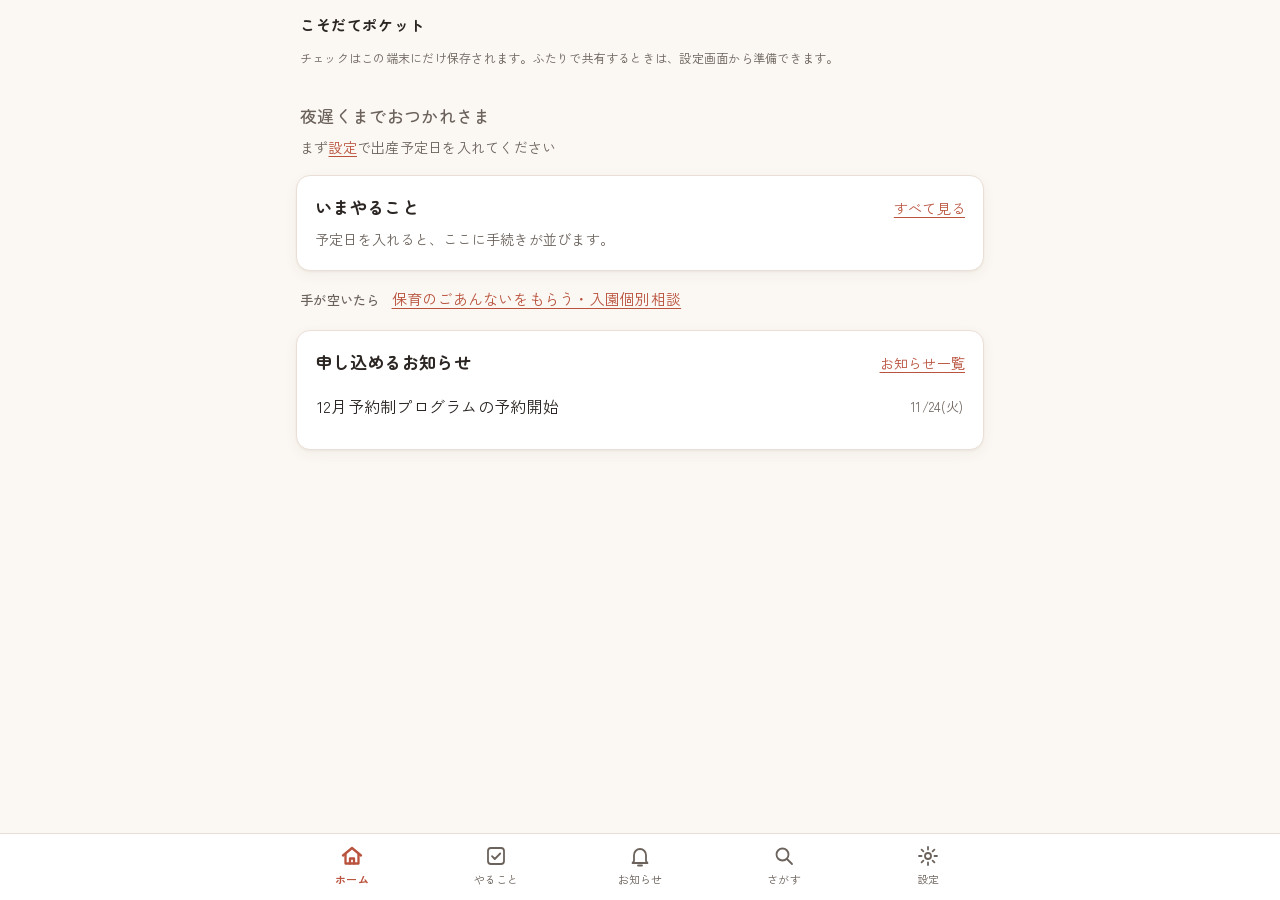
<file: index.html>
<!doctype html>
<html lang="ja">
<head>
  <meta charset="utf-8">
  <meta name="viewport" content="width=device-width, initial-scale=1, viewport-fit=cover">
  <title>こそだてポケット</title>
  <meta name="description" content="世田谷区の子育ての手続きと情報を、ふたりで見られるアプリ">
  <meta name="theme-color" content="#fbf7f2" media="(prefers-color-scheme: light)">
  <meta name="theme-color" content="#1f1b19" media="(prefers-color-scheme: dark)">
  <link rel="manifest" href="manifest.webmanifest">
  <link rel="icon" type="image/png" sizes="192x192" href="icons/icon-192.png">
  <link rel="apple-touch-icon" href="icons/apple-touch-icon.png">
  <meta name="apple-mobile-web-app-capable" content="yes">
  <meta name="mobile-web-app-capable" content="yes">
  <meta name="apple-mobile-web-app-status-bar-style" content="default">
  <meta name="apple-mobile-web-app-title" content="こそだて">
  <link rel="preconnect" href="https://fonts.googleapis.com">
  <link rel="preconnect" href="https://fonts.gstatic.com" crossorigin>
  <link rel="stylesheet" href="https://fonts.googleapis.com/css2?family=Zen+Kaku+Gothic+New:wght@400;500;700&family=Zen+Maru+Gothic:wght@500;700&display=swap">
  <link rel="stylesheet" href="assets/style.css">
</head>
<body>
  <a class="skip" href="#view">本文へ移動</a>
  <header class="topbar"><span class="brand">こそだてポケット</span></header>
  <p id="banner" class="banner" hidden>チェックはこの端末にだけ保存されます。ふたりで共有するときは、設定画面から準備できます。</p>
  <main id="view" tabindex="-1"><p class="muted center">読み込み中…</p></main>
  <noscript><p class="center">JavaScript をオンにしないと、このアプリは動きません。</p></noscript>

  <nav id="tabbar" class="tabbar" aria-label="メインメニュー" hidden>
    <a href="#/home" data-tab="home"><svg viewBox="0 0 24 24" aria-hidden="true"><path d="M3 11.5 12 4l9 7.5"/><path d="M5.5 10v9.5h13V10"/><path d="M10 19.5v-5h4v5"/></svg><span>ホーム</span></a>
    <a href="#/todo" data-tab="todo"><svg viewBox="0 0 24 24" aria-hidden="true"><rect x="4" y="4" width="16" height="16" rx="3"/><path d="m8 12.2 2.8 2.8L16.2 9.5"/></svg><span>やること</span></a>
    <a href="#/news" data-tab="news"><svg viewBox="0 0 24 24" aria-hidden="true"><path d="M6 17V11a6 6 0 0 1 12 0v6l1.5 2h-15z"/><path d="M10 21.5h4"/></svg><span>お知らせ</span></a>
    <a href="#/search/services" data-tab="search"><svg viewBox="0 0 24 24" aria-hidden="true"><circle cx="10.5" cy="10.5" r="6"/><path d="m15 15 5 5"/></svg><span>さがす</span></a>
    <a href="#/settings" data-tab="settings"><svg viewBox="0 0 24 24" aria-hidden="true"><circle cx="12" cy="12" r="3"/><path d="M12 3v2.5M12 18.5V21M3 12h2.5M18.5 12H21M5.6 5.6l1.8 1.8M16.6 16.6l1.8 1.8M5.6 18.4l1.8-1.8M16.6 7.4l1.8-1.8"/></svg><span>設定</span></a>
  </nav>
  <script type="module" src="assets/app.js"></script>
</body>
</html>
</file>
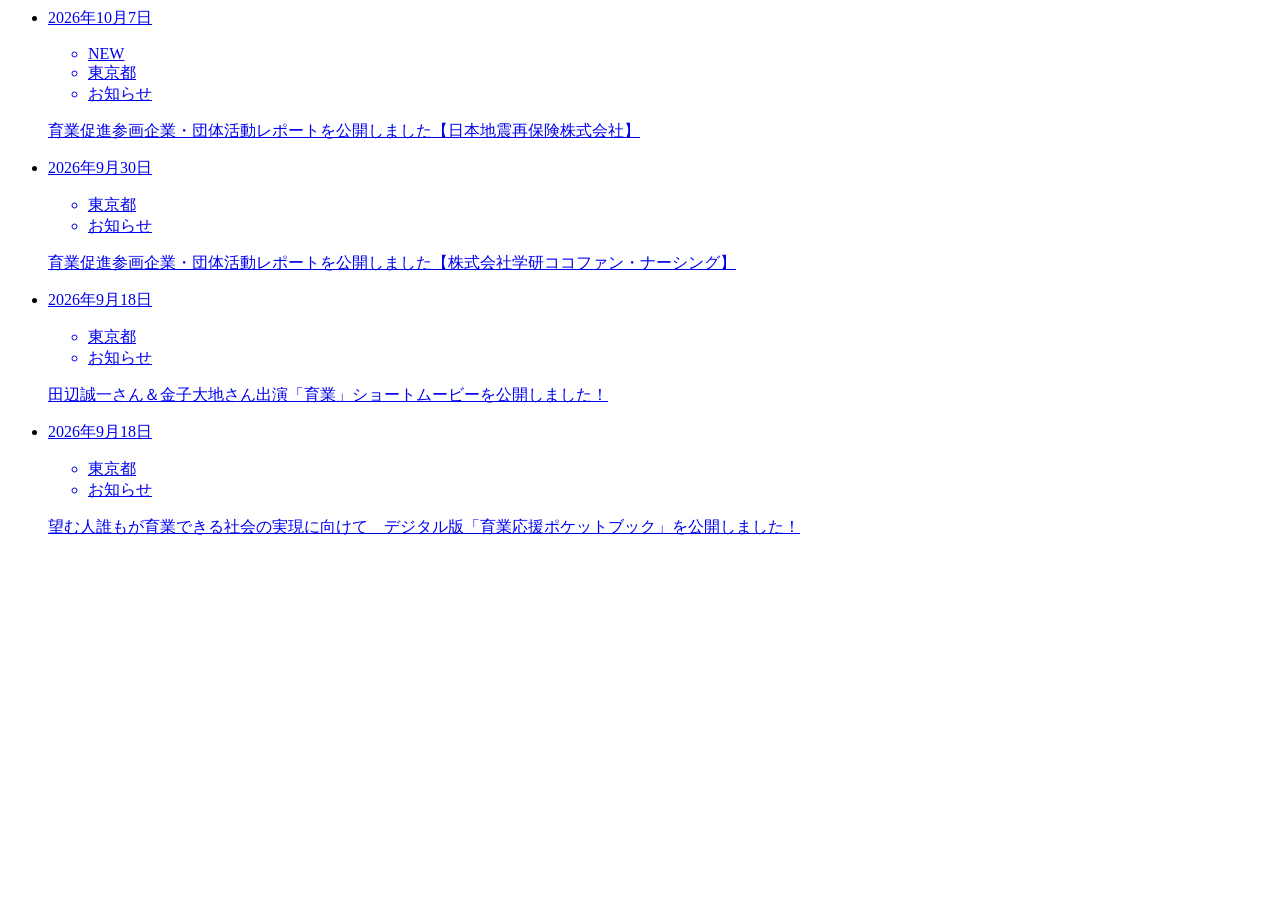
<file: collector/tests/fixtures/kodomo_smile.html>
<html><body><ul><li class="information-list__item">
                <a class="information-list__link" target="_blank" href="https://kodomo-smile.metro.tokyo.lg.jp/interviews/173">
                  <p class="information-list__date">2026年10月7日</p>
                  <ul class="information-list__tag-list">
                      <li class="information-list__tag"><span class="tag-information-new">NEW</span></li>
                    <li class="information-list__tag"><span class="tag-information-company">東京都</span></li>
                    <li class="information-list__tag"><span class="tag-information-action">お知らせ</span></li>
                  </ul>
                  <p class="information-list__title">育業促進参画企業・団体活動レポートを公開しました【日本地震再保険株式会社】<i class="ico-blank" role="img" aria-label="新しいウインドウで開く"></i></p>
</a></li>
<li class="information-list__item">
                <a class="information-list__link" target="_blank" href="https://kodomo-smile.metro.tokyo.lg.jp/interviews/172">
                  <p class="information-list__date">2026年9月30日</p>
                  <ul class="information-list__tag-list">
                    <li class="information-list__tag"><span class="tag-information-company">東京都</span></li>
                    <li class="information-list__tag"><span class="tag-information-action">お知らせ</span></li>
                  </ul>
                  <p class="information-list__title">育業促進参画企業・団体活動レポートを公開しました【株式会社学研ココファン・ナーシング】<i class="ico-blank" role="img" aria-label="新しいウインドウで開く"></i></p>
</a></li>
<li class="information-list__item">
                <a class="information-list__link" target="_blank" href="https://kodomo-smile.metro.tokyo.lg.jp/stp/ikugyo/ikugyo_shortmovie_r8">
                  <p class="information-list__date">2026年9月18日</p>
                  <ul class="information-list__tag-list">
                    <li class="information-list__tag"><span class="tag-information-company">東京都</span></li>
                    <li class="information-list__tag"><span class="tag-information-action">お知らせ</span></li>
                  </ul>
                  <p class="information-list__title">田辺誠一さん＆金子大地さん出演「育業」ショートムービーを公開しました！<i class="ico-blank" role="img" aria-label="新しいウインドウで開く"></i></p>
</a></li>
<li class="information-list__item">
                <a class="information-list__link" target="_blank" href="https://kodomo-smile.metro.tokyo.lg.jp/ikugyo/ikugyo_articles/34">
                  <p class="information-list__date">2026年9月18日</p>
                  <ul class="information-list__tag-list">
                    <li class="information-list__tag"><span class="tag-information-company">東京都</span></li>
                    <li class="information-list__tag"><span class="tag-information-action">お知らせ</span></li>
                  </ul>
                  <p class="information-list__title">望む人誰もが育業できる社会の実現に向けて　デジタル版「育業応援ポケットブック」を公開しました！<i class="ico-blank" role="img" aria-label="新しいウインドウで開く"></i></p>
</a></li></ul></body></html>
</file>
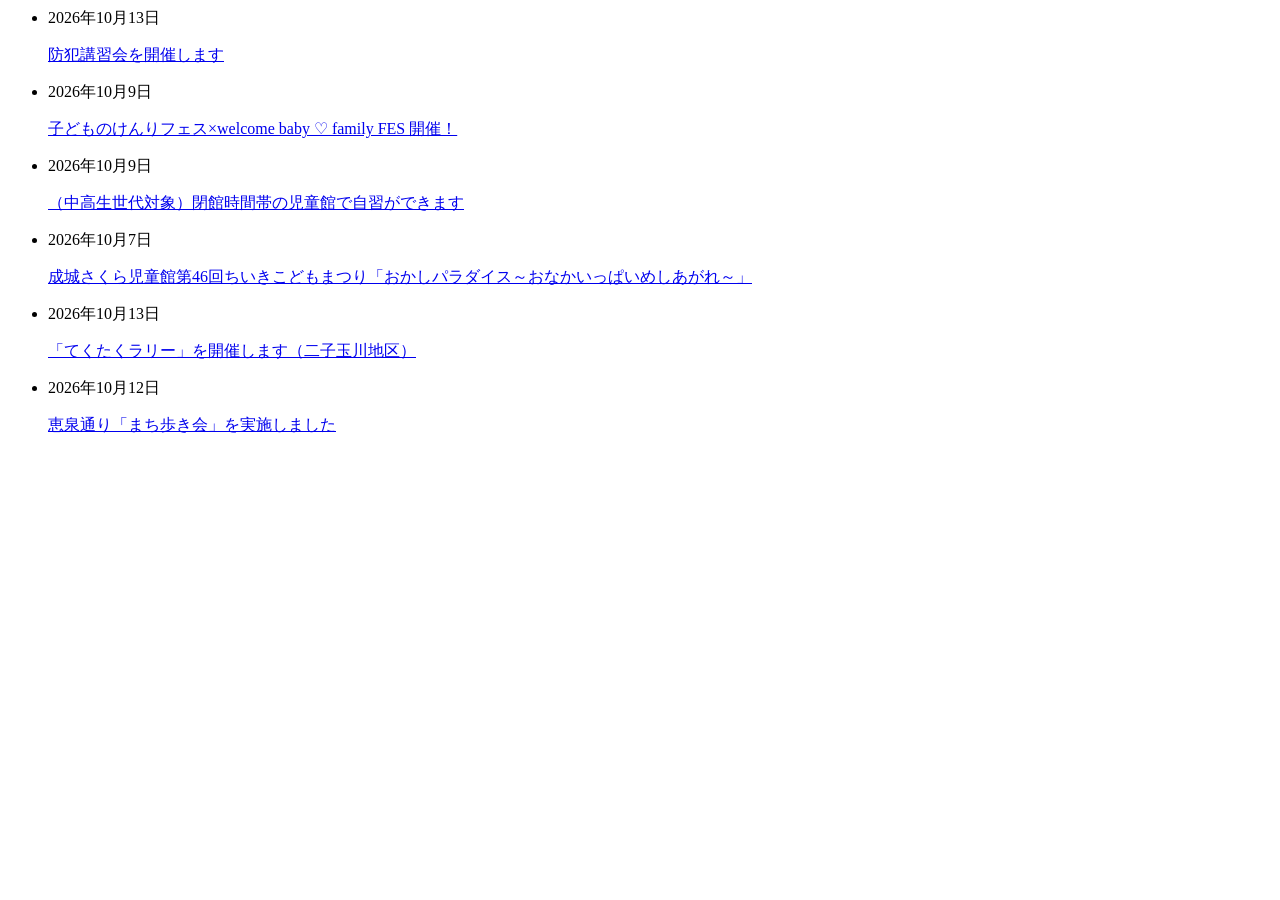
<file: collector/tests/fixtures/shinchaku.html>
<html><head><meta charset="utf-8"></head><body><ul class="press_list_date rs_preserve">
<li class="press_list_date_cate press_cate_009">
<div class="press_list_date_item_label">
<p class="press_h3number">2026年10月13日</p>
</div>
<div class="press_list_date_item_link">
<p><a href="/01012/35727.html">防犯講習会を開催します</a></p>
</div>
</li>
<li class="press_list_date_cate press_cate_002">
<div class="press_list_date_item_label">
<p class="press_h3number">2026年10月9日</p>
</div>
<div class="press_list_date_item_link">
<p><a href="/02236/35524.html">子どものけんりフェス×welcome baby ♡ family FES 開催！</a></p>
</div>
</li>
<li class="press_list_date_cate press_cate_002">
<div class="press_list_date_item_label">
<p class="press_h3number">2026年10月9日</p>
</div>
<div class="press_list_date_item_link">
<p><a href="/02247/23818.html">（中高生世代対象）閉館時間帯の児童館で自習ができます</a></p>
</div>
</li>
<li class="press_list_date_cate press_cate_002">
<div class="press_list_date_item_label">
<p class="press_h3number">2026年10月7日</p>
</div>
<div class="press_list_date_item_link">
<p><a href="/03078/28475.html">成城さくら児童館第46回ちいきこどもまつり「おかしパラダイス～おなかいっぱいめしあがれ～」</a></p>
</div>
</li>
<li class="press_list_date_cate press_cate_011">
<div class="press_list_date_item_label">
<p class="press_h3number">2026年10月13日</p>
</div>
<div class="press_list_date_item_link">
<p><a href="/03660/36064.html">「てくたくラリー」を開催します（二子玉川地区）</a></p>
</div>
</li>
<li class="press_list_date_cate press_cate_005">
<div class="press_list_date_item_label">
<p class="press_h3number">2026年10月12日</p>
</div>
<div class="press_list_date_item_link">
<p><a href="/01205/33898.html">恵泉通り「まち歩き会」を実施しました</a></p>
</div>
</li>
</ul></body></html>
</file>
<file: assets/style.css>
:root {
  --bg: #fbf7f2;
  --card: #ffffff;
  --text: #2b2623;
  --muted: #6b625c;
  --line: #eadfd6;
  --accent: #b9533e;
  --accent-soft: #f8e6e0;
  --on-accent: #ffffff;
  --ok: #2f6f4f;
  --warn-bg: #fff1d6; --warn: #7a4b00;
  --bad-bg: #fde3df; --bad: #a3271b;
  --good-bg: #e3f1e8;
  --radius: 14px;
  --font: "Zen Kaku Gothic New", "Hiragino Sans", "Yu Gothic UI", "Meiryo", system-ui, sans-serif;
  --font-display: "Zen Maru Gothic", "Zen Kaku Gothic New", "Hiragino Maru Gothic ProN", "Hiragino Sans", "Yu Gothic UI", sans-serif;
  --shadow: 0 1px 2px rgba(80, 50, 30, .05), 0 4px 14px rgba(80, 50, 30, .05);
  --icon-chevron: url("data:image/svg+xml,%3Csvg xmlns='http://www.w3.org/2000/svg' viewBox='0 0 24 24' fill='none' stroke='black' stroke-width='2' stroke-linecap='round' stroke-linejoin='round'%3E%3Cpath d='m6 9 6 6 6-6'/%3E%3C/svg%3E");
  --icon-star: url("data:image/svg+xml,%3Csvg xmlns='http://www.w3.org/2000/svg' viewBox='0 0 24 24' fill='none' stroke='black' stroke-width='1.8' stroke-linejoin='round'%3E%3Cpath d='M12 3.6l2.6 5.3 5.8.8-4.2 4.1 1 5.8L12 16.9l-5.2 2.7 1-5.8-4.2-4.1 5.8-.8z'/%3E%3C/svg%3E");
  --icon-star-on: url("data:image/svg+xml,%3Csvg xmlns='http://www.w3.org/2000/svg' viewBox='0 0 24 24' fill='black' stroke='black' stroke-width='1.8' stroke-linejoin='round'%3E%3Cpath d='M12 3.6l2.6 5.3 5.8.8-4.2 4.1 1 5.8L12 16.9l-5.2 2.7 1-5.8-4.2-4.1 5.8-.8z'/%3E%3C/svg%3E");
  color-scheme: light dark;
}
@media (prefers-color-scheme: dark) {
  :root {
    --bg: #1f1b19; --card: #2a2522; --text: #f2ebe5; --muted: #b8aca3; --line: #40383a;
    --accent: #f0937b; --accent-soft: #3d2a25; --on-accent: #2b1a14;
    --ok: #8fd1ad; --warn-bg: #3d3014; --warn: #f3cd7a; --bad-bg: #44211d; --bad: #ffb4a8; --good-bg: #22362b;
  }
}
* { box-sizing: border-box; }
html { -webkit-text-size-adjust: 100%; }
body {
  margin: 0; background: var(--bg); color: var(--text); font: 16px/1.8 var(--font);
  letter-spacing: .015em;
  line-break: strict; overflow-wrap: anywhere; text-autospace: normal;
  padding-bottom: calc(76px + env(safe-area-inset-bottom));
  caret-color: var(--accent); accent-color: var(--accent);
  scrollbar-color: var(--line) transparent;
}
::selection { background: var(--accent-soft); color: var(--text); }
h1, h2, h3, p { margin: 0; }
/* 和文の見出し：文節で改行・約物を詰める・字間を少し締める */
h1, h2, h3, .card-title, .item-title, .news-title, .page-title, .greeting {
  word-break: auto-phrase; text-wrap: balance;
  font-feature-settings: "palt"; letter-spacing: .02em;
  text-spacing-trim: trim-start;
}
p, dd, li { text-wrap: pretty; }
a { color: var(--accent); text-underline-offset: .18em; text-decoration-thickness: 1px; }
a:hover { text-decoration-thickness: 2px; }
.row-date, .badge, .event-date, .vacancy, time { font-variant-numeric: tabular-nums; }
:focus-visible { outline: 3px solid var(--accent); outline-offset: 2px; border-radius: 6px; }
.sr-only { position: absolute; width: 1px; height: 1px; overflow: hidden; clip: rect(0 0 0 0); white-space: nowrap; }
.skip { position: absolute; left: -999px; top: 0; background: var(--card); padding: 8px 12px; z-index: 100; }
.skip:focus { left: 8px; top: 8px; }
[hidden] { display: none !important; }

.topbar { max-width: 720px; margin: 0 auto; padding: calc(10px + env(safe-area-inset-top)) 20px 0; }
.brand { font-family: var(--font-display); font-size: 15px; font-weight: 700; color: var(--text); letter-spacing: .04em; }
.banner { max-width: 720px; margin: 6px auto 0; padding: 4px 20px; font-size: 12px; color: var(--muted); line-height: 1.5; }
main { max-width: 720px; margin: 0 auto; padding: 8px 16px 24px; }
main:focus, main:focus-visible { outline: none; }

.page-title { font-family: var(--font-display); font-size: 26px; font-weight: 700; margin: 14px 4px 2px; line-height: 1.4; }
.page-sub { color: var(--muted); margin: 0 4px 14px; font-size: 14px; }
.greeting { font-family: var(--font-display); font-size: 17px; font-weight: 500; margin: 14px 4px 4px; color: var(--muted); }
.muted { color: var(--muted); font-size: 14px; }
.note { font-size: 13px; margin: 8px 4px; }
.pad { padding: 8px 4px; }
.center { text-align: center; margin: 16px 0; }
.err { color: var(--bad); font-size: 14px; }
.ok { color: var(--ok); }
.prewrap { white-space: pre-wrap; word-break: break-word; }

.card { background: var(--card); border: 1px solid var(--line); border-radius: var(--radius); padding: 18px; margin: 14px 0; box-shadow: var(--shadow); }
.card.tight { padding: 14px 16px; margin: 0; }
.card h2, .card-title { font-size: 17px; font-weight: 700; line-height: 1.55; margin-bottom: 6px; }
.card > .card-head h2 { font-family: var(--font-display); }

/* 一覧は「箱の積み重ね」ではなく、1枚の紙を細い線で区切る */
ul.stack:has(> li.card), ul.items {
  gap: 0; background: var(--card); border: 1px solid var(--line); border-radius: var(--radius);
  box-shadow: var(--shadow); overflow: hidden;
}
ul.stack > li.card, ul.items > li.item {
  border: 0; border-radius: 0; box-shadow: none; margin: 0; background: transparent;
  border-top: 1px solid var(--line);
}
ul.stack > li.card:first-child, ul.items > li.item:first-child { border-top: 0; }
ul.stack > li.card.is-cand { background: var(--accent-soft); }
.card-head { display: flex; justify-content: space-between; align-items: baseline; gap: 8px; margin-bottom: 6px; }
.card-head h2 { margin: 0; }
.more { font-size: 14px; }
.stack { display: grid; gap: 12px; margin: 12px 0; }
ul.plain, ol.steps { list-style: none; padding: 0; margin: 0; }
ol.steps { list-style: decimal; padding-left: 1.5em; margin: 8px 0; }
.bullets { margin: 0; padding-left: 1.2em; }

/* 残り日数：あいさつの下に1行だけ */
.days-line { margin: 0 4px 4px; font-size: 14px; color: var(--muted); }

/* 期限：ふだんは日付だけ静かに、7日以内と期限切れだけ色をつける */
.dl-text { font-size: 13px; white-space: nowrap; color: var(--muted); font-variant-numeric: tabular-nums; }
.dl-text.soon, .dl-text.today { color: var(--warn); font-weight: 700; }
.dl-text.overdue { color: var(--bad); font-weight: 700; }

/* 手が空いたら：箱に入れず、控えめに1件 */
.spare { margin: 4px 4px 18px; display: flex; align-items: baseline; gap: 12px; flex-wrap: wrap; }
.spare-head { font-size: 13px; font-weight: 500; color: var(--muted); font-family: var(--font); }
.spare-link { font-size: 15px; }

.row-link { display: flex; align-items: center; gap: 8px; padding: 10px 2px; text-decoration: none; color: var(--text); border-top: 1px solid var(--line); min-height: 44px; }
ul.plain > li:first-child > .row-link { border-top: 0; }
.row-main { flex: 1; min-width: 0; overflow-wrap: anywhere; }
.row-link a.row-main { color: var(--text); text-decoration: none; }
.row-link a.row-main:hover { text-decoration: underline; }
.row-date { color: var(--muted); font-size: 13px; white-space: nowrap; }

.badge { display: inline-block; font-size: 12px; line-height: 1.6; padding: 1px 9px; border-radius: 999px; background: var(--accent-soft); color: var(--text); white-space: nowrap; }
.badge.muted-b { background: transparent; border: 1px solid var(--line); color: var(--muted); }
.badge.dl.soon, .badge.dl.today { background: var(--warn-bg); color: var(--warn); font-weight: 700; }
.badge.dl.overdue { background: var(--bad-bg); color: var(--bad); font-weight: 700; }
.badge.dl.later { background: var(--good-bg); color: var(--ok); }
.badge.est { background: transparent; border: 1px dashed var(--muted); color: var(--muted); }
.badge.new { background: var(--accent); color: var(--on-accent); font-weight: 700; }
.badge.high { background: var(--accent); color: var(--on-accent); }
.badge.src { background: transparent; border: 1px solid var(--line); }
.item-badges { display: flex; flex-wrap: wrap; gap: 6px; align-items: center; margin: 4px 0; }

.chips { display: flex; flex-wrap: wrap; gap: 8px; margin: 10px 0; }
.chip { font: inherit; font-size: 14px; border: 1px solid var(--line); background: var(--card); color: var(--text); border-radius: 999px; padding: 6px 14px; min-height: 40px; cursor: pointer; }
.chip[aria-pressed="true"] { background: var(--accent); border-color: var(--accent); color: var(--on-accent); font-weight: 700; }

.stage { margin: 22px 0; }
.stage-head { display: flex; justify-content: space-between; align-items: baseline; margin: 0 4px 6px; }
.stage-head h2 { font-family: var(--font-display); font-size: 19px; }
.progress { height: 8px; background: var(--line); border-radius: 99px; overflow: hidden; margin: 0 4px 10px; }
.progress span { display: block; height: 100%; background: var(--accent); border-radius: 99px; transition: width .3s; }
.items { display: grid; gap: 10px; }
.item { background: var(--card); border: 1px solid var(--line); border-radius: var(--radius); padding: 12px 14px; }
.item.done { opacity: .78; }
.item.done .item-title { text-decoration: line-through; text-decoration-color: var(--muted); }
.item-head { display: flex; gap: 12px; align-items: flex-start; }
.check { width: 26px; height: 26px; margin: 8px 0 0; flex: none; accent-color: var(--accent); cursor: pointer; }
.item-title { font: inherit; font-weight: 700; text-align: left; background: none; border: 0; color: var(--text); padding: 8px 0; flex: 1; cursor: pointer; min-height: 44px; overflow-wrap: anywhere; }
.item-title::after {
  content: ""; display: inline-block; width: 1em; height: 1em; margin-left: 6px; vertical-align: -.15em;
  background: var(--muted); -webkit-mask: var(--icon-chevron) center / contain no-repeat; mask: var(--icon-chevron) center / contain no-repeat;
  transition: transform .2s cubic-bezier(.2, .8, .2, 1);
}
.item-title[aria-expanded="true"]::after { transform: rotate(180deg); }
.done-by { color: var(--ok); font-size: 14px; margin: 2px 0 0 38px; }
.item-body { margin: 8px 0 0 38px; font-size: 15px; }
.item-body p { margin: 6px 0; }
.item-foot { margin: 8px 0 0; display: flex; flex-wrap: wrap; gap: 4px 16px; align-items: center; }
.news-title { margin-top: 4px; font-weight: 500; overflow-wrap: anywhere; }
.title-link { text-decoration: none; color: var(--text); }
.title-link:hover { text-decoration: underline; }
dl.facts { margin: 8px 0 0; display: grid; grid-template-columns: auto 1fr; gap: 4px 12px; font-size: 14px; }
dl.facts dt { color: var(--muted); }
dl.facts dd { margin: 0; overflow-wrap: anywhere; }

.empty { text-align: center; color: var(--muted); padding: 36px 16px; background: var(--card); border: 1px dashed var(--line); border-radius: var(--radius); margin: 14px 0; }

.subtabs { display: flex; gap: 4px; background: var(--card); border: 1px solid var(--line); border-radius: 999px; padding: 4px; margin: 8px 0 12px; }
.subtab { flex: 1; text-align: center; text-decoration: none; color: var(--text); padding: 8px 4px; border-radius: 999px; font-size: 15px; min-height: 40px; }
.subtab[aria-current="page"] { background: var(--accent); color: var(--on-accent); font-weight: 700; }
.searchbox input, .field input, .login input, select, textarea {
  width: 100%; font: inherit; color: var(--text); background: var(--card); border: 1px solid var(--line); border-radius: 12px; padding: 10px 12px; min-height: 44px;
}
textarea { resize: vertical; }
.field { margin: 10px 0; }
.field label, .field-label, .login label { display: block; font-size: 14px; color: var(--muted); margin: 8px 0 4px; }
.switch { display: flex; align-items: center; gap: 10px; margin: 10px 4px; min-height: 40px; }
.switch input { width: 22px; height: 22px; accent-color: var(--accent); }
.month { font-size: 16px; margin: 20px 4px 6px; color: var(--muted); }
.event-top { display: flex; justify-content: space-between; gap: 10px; align-items: flex-start; }
.event-date { font-weight: 700; color: var(--accent); }
.star { font-size: 0; color: transparent; background: none; border: 0; cursor: pointer; width: 48px; height: 48px; flex: none; display: grid; place-items: center; border-radius: 50%; }
.star::before {
  content: ""; width: 26px; height: 26px; background: var(--accent);
  -webkit-mask: var(--icon-star) center / contain no-repeat; mask: var(--icon-star) center / contain no-repeat;
  transition: transform .18s cubic-bezier(.2, .8, .2, 1);
}
.star[aria-pressed="true"]::before { -webkit-mask-image: var(--icon-star-on); mask-image: var(--icon-star-on); }
.star:active::before { transform: scale(.86); }
.star:hover { background: var(--accent-soft); }
.is-cand { border-color: var(--accent); }
.nursery-edit { margin-top: 8px; }
.vacancy { font-size: 14px; margin-top: 4px; }
.linkbtn { font: inherit; background: none; border: 0; color: var(--accent); text-decoration: underline; cursor: pointer; padding: 6px 0; min-height: 36px; }

.btn { font: inherit; font-weight: 700; background: var(--accent); color: var(--on-accent); border: 0; border-radius: 999px; padding: 12px 22px; cursor: pointer; min-height: 48px; width: 100%; margin-top: 12px; }
.btn.small { width: auto; padding: 8px 16px; min-height: 40px; margin: 0; font-size: 14px; }
.btn.secondary { background: transparent; color: var(--accent); border: 1.5px solid var(--accent); width: auto; }
.btn[aria-pressed="true"] { outline: 3px solid var(--accent); outline-offset: 2px; }
.btn:disabled { opacity: .6; }
.login { max-width: 420px; margin: 40px auto; }
.login p { margin: 10px 4px; }
.source { padding: 8px 0; border-top: 1px solid var(--line); }
.source:first-child { border-top: 0; }

.map { height: 62vh; min-height: 320px; border-radius: var(--radius); border: 1px solid var(--line); z-index: 0; }
.map-actions { display: flex; gap: 8px; flex-wrap: wrap; margin: 6px 0; }
.hmark span { display: grid; place-items: center; width: 28px; height: 28px; border-radius: 50%; background: var(--accent); color: var(--on-accent); font-size: 13px; font-weight: 700; border: 2px solid #fff; box-shadow: 0 1px 4px rgba(0,0,0,.4); }
.popup { font-size: 14px; line-height: 1.6; color: #2b2623; }
.popup-type { color: #6b625c; }

.tabbar {
  position: fixed; left: 0; right: 0; bottom: 0; z-index: 50; display: flex; justify-content: center;
  background: var(--card); border-top: 1px solid var(--line);
  padding: 4px max(8px, env(safe-area-inset-left)) calc(4px + env(safe-area-inset-bottom)) max(8px, env(safe-area-inset-right));
}
.tabbar a { flex: 1; max-width: 144px; display: flex; flex-direction: column; align-items: center; gap: 2px; padding: 6px 2px; text-decoration: none; color: var(--muted); font-size: 11px; border-radius: 12px; min-height: 52px; }
.tabbar svg { width: 24px; height: 24px; fill: none; stroke: currentColor; stroke-width: 1.8; stroke-linecap: round; stroke-linejoin: round; }
.tabbar a[aria-current="page"] { color: var(--accent); font-weight: 700; }
.tabbar a[aria-current="page"] svg { stroke-width: 2.3; }

@media (min-width: 720px) { main { padding-top: 16px; } }
@media (prefers-color-scheme: dark) { :root { --shadow: none; } }
@media (prefers-reduced-motion: reduce) { * { transition-duration: 0s !important; } }
</file>
